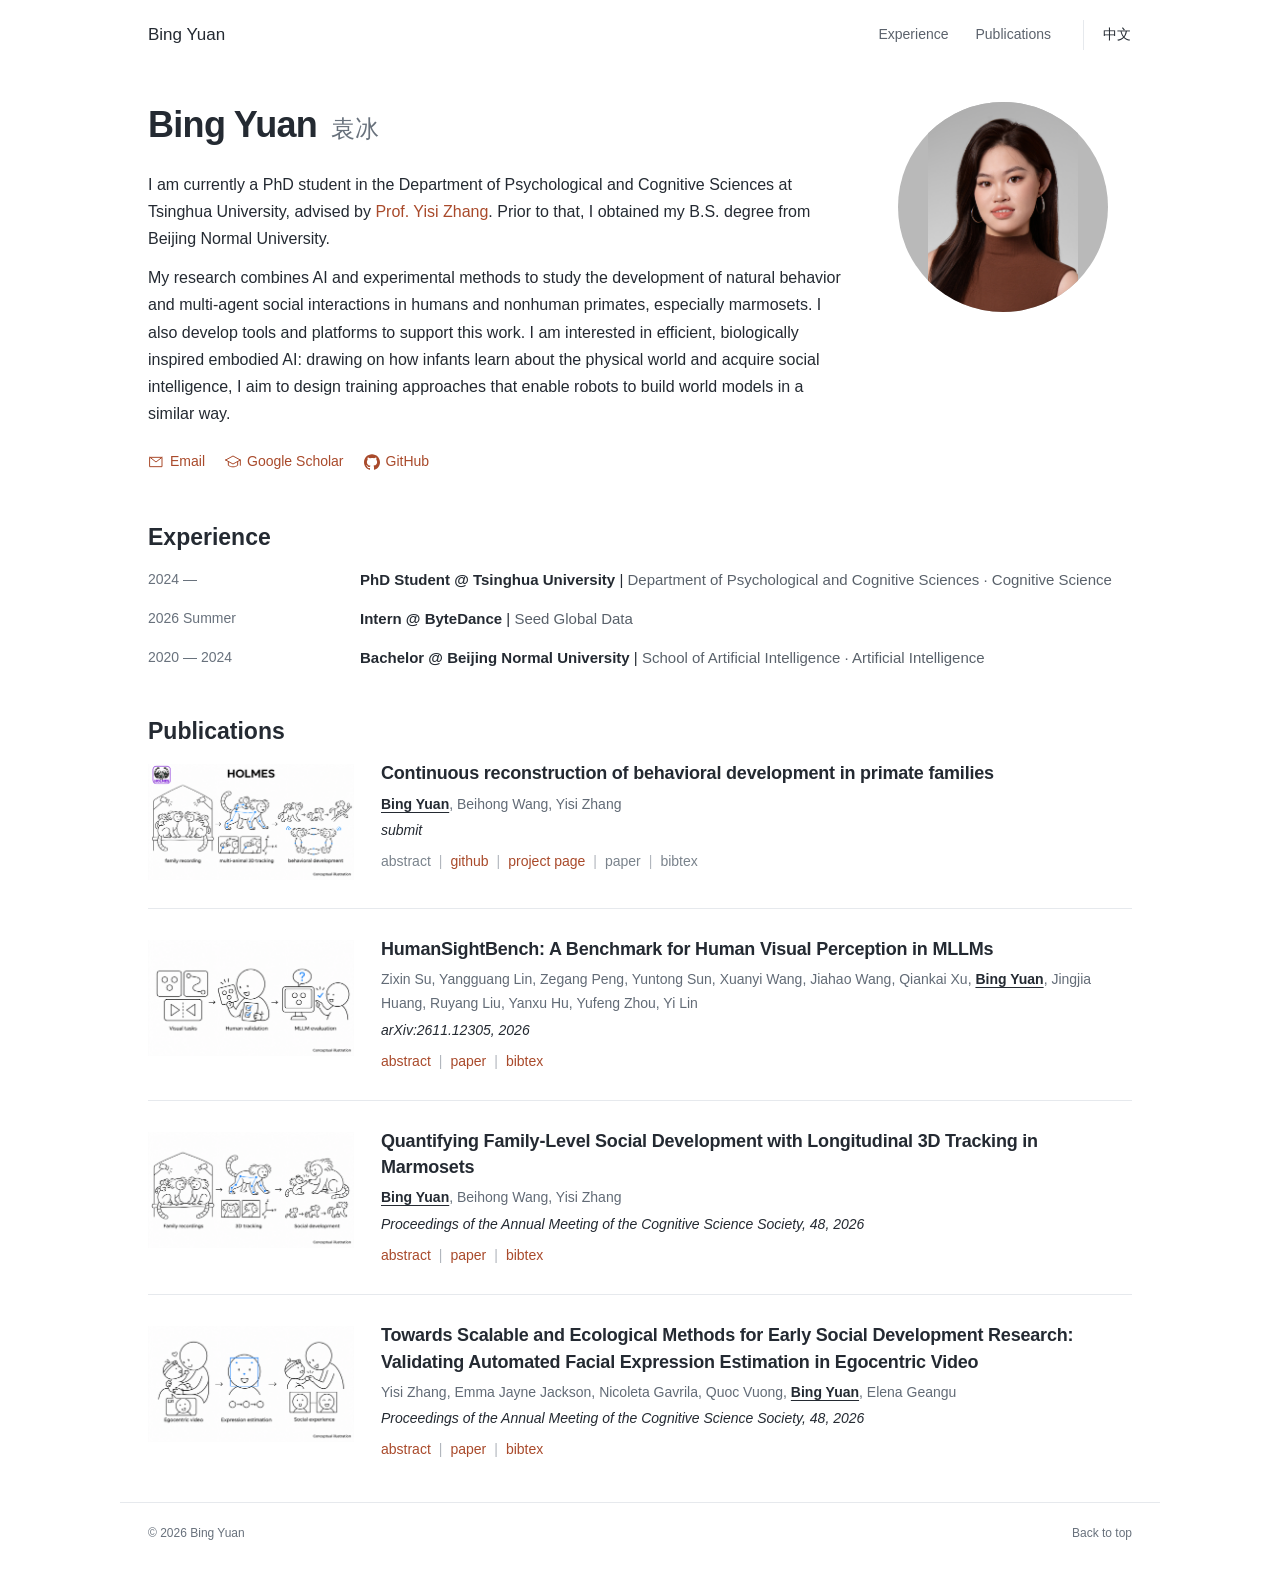
<file: index.html>
<!doctype html>
<html lang="en">
<head>
  <meta charset="utf-8">
  <meta name="viewport" content="width=device-width,initial-scale=1">
  <meta name="description" content="Personal academic homepage — research, publications, and projects.">
  <meta name="theme-color" content="#ffffff">
  <title>Bing Yuan · Personal Homepage</title>
  <link rel="icon" href="assets/favicon.svg" type="image/svg+xml">
  <link rel="stylesheet" href="style.css">
  <script src="profile.js" defer></script>
  <script src="app.js" defer></script>
</head>
<body>
  <a class="skip" href="#main">Skip to content</a>
  <header class="site-header"><div class="nav-wrap">
    <a class="wordmark" href="#about" aria-label="Home"><span class="monogram">Bing Yuan</span></a>
    <nav aria-label="Main navigation">
      <a href="#more" data-i18n="experience">Experience</a><a href="#publications" data-i18n="publications">Publications</a>
    </nav>
    <button id="language" class="language" type="button" aria-label="Switch to Chinese">中文</button>
  </div></header>
  <main id="main">
    <section id="about" class="intro" aria-labelledby="name">
      <div class="intro-copy">
        <h1 id="name">Bing Yuan <span>袁冰</span></h1>
        <div id="bio" class="bio"></div>
        <div id="socials" class="socials" aria-label="Profile links"></div>
      </div>
      <figure class="portrait"><img id="portrait" src="assets/photo.svg" alt="Portrait of Bing Yuan" width="250" height="250"></figure>
    </section>
    <section id="more" class="section" aria-labelledby="experience-title"><div class="section-heading"><h2 id="experience-title" data-i18n="experience">Experience</h2></div><div id="experience-list"></div></section>
    <section id="publications" class="section publications" aria-labelledby="pub-title">
      <div class="section-heading publication-heading"><h2 id="pub-title" data-i18n="publications">Publications</h2><div class="segmented" role="group" aria-label="Publication filter"><button type="button" data-filter="selected" aria-pressed="true" data-i18n="selected">Selected</button><button type="button" data-filter="all" aria-pressed="false" data-i18n="all">All</button></div></div>
      <div id="publication-list"></div>
    </section>
  </main>
  <footer><span id="copyright"></span><a href="#about" data-i18n="backToTop">Back to top</a></footer>
  <noscript><p class="noscript">Please enable JavaScript to display this profile. / 请启用 JavaScript 查看主页内容。</p></noscript>
</body>
</html>
</file>
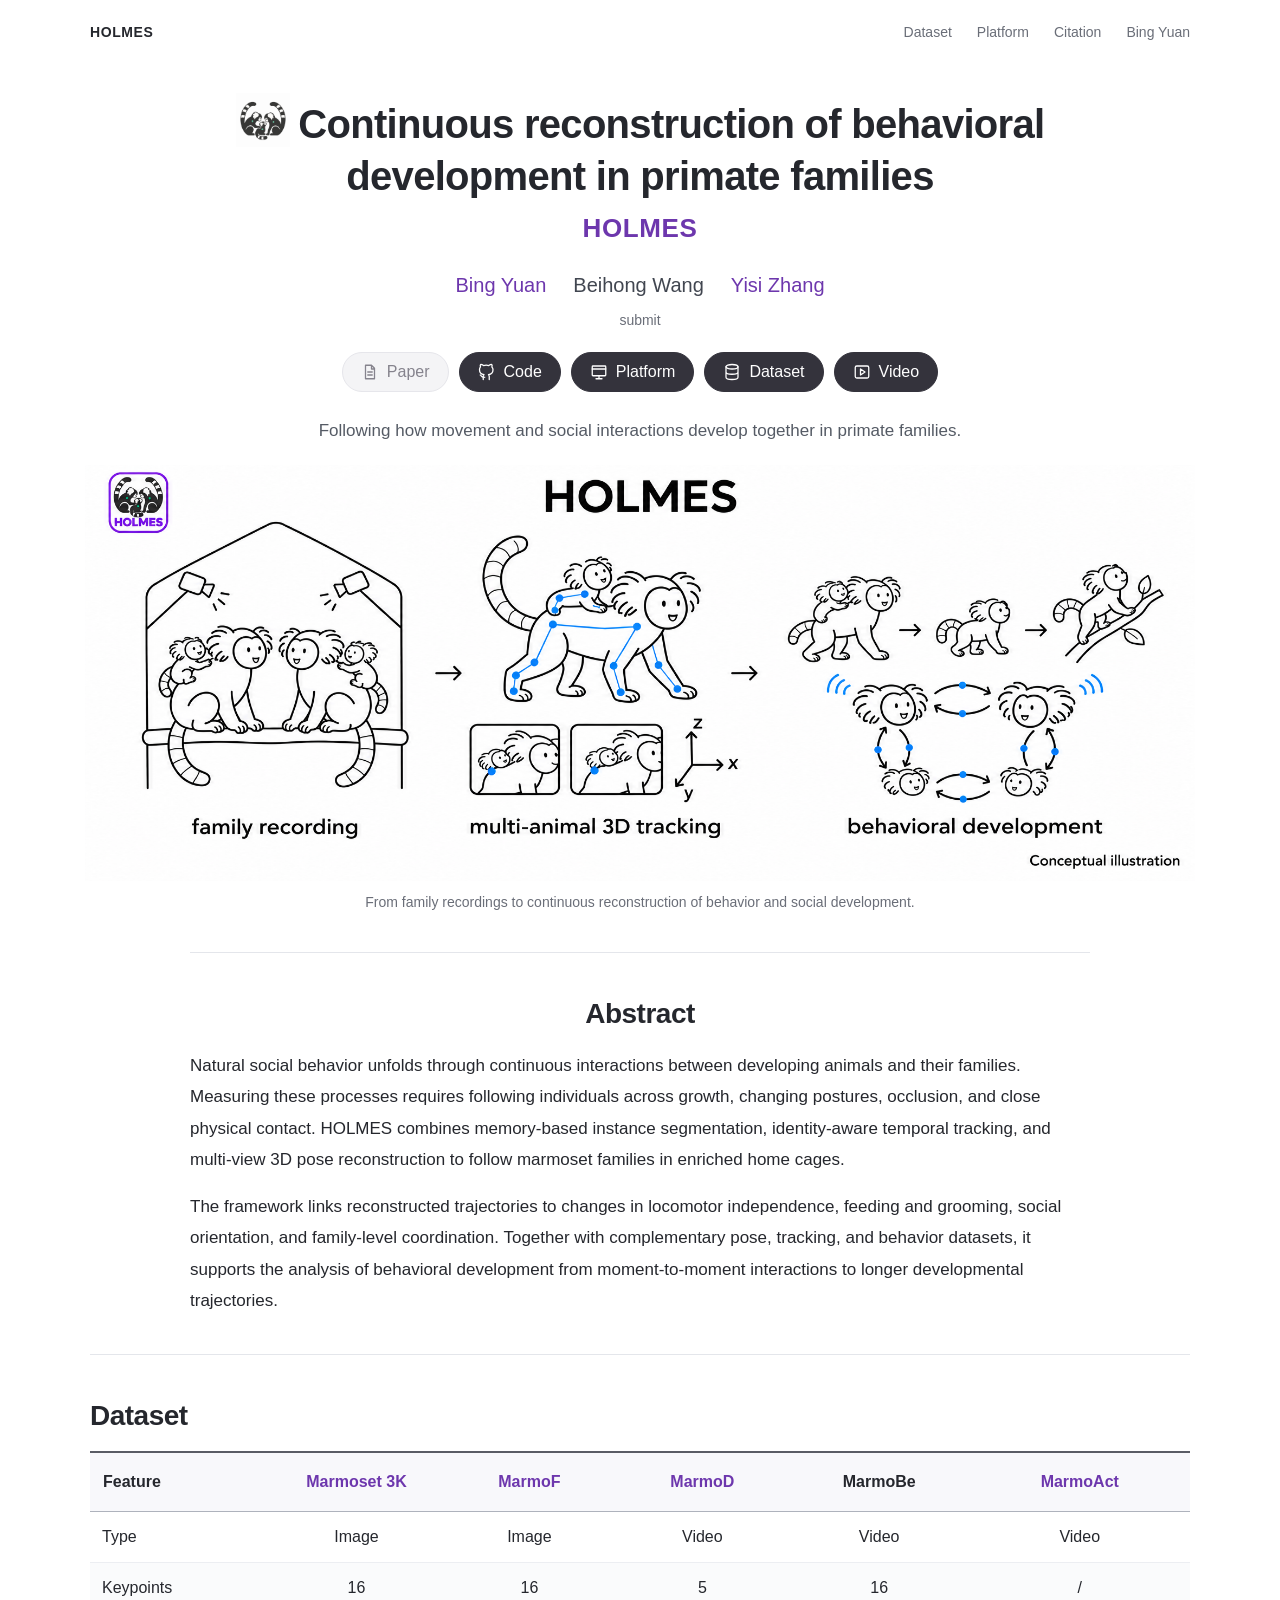
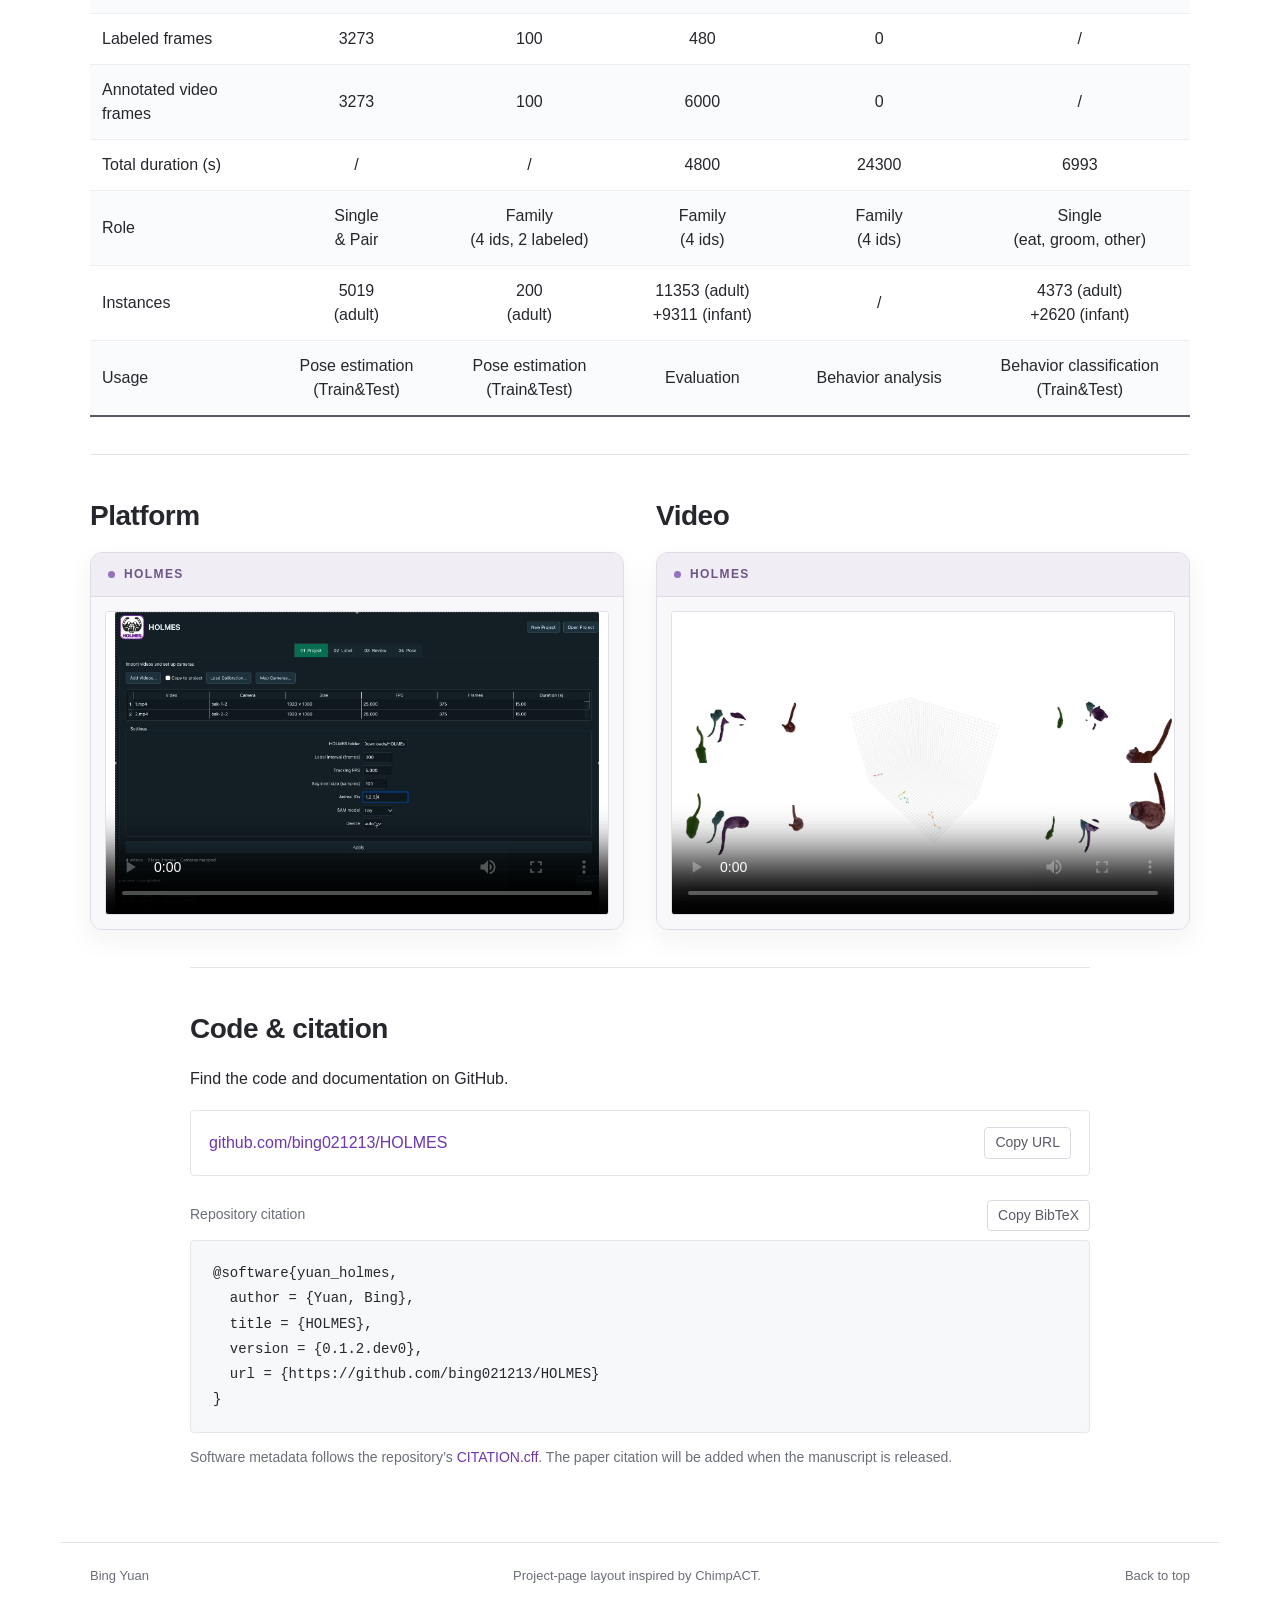
<file: HOLMES/index.html>
<!doctype html>
<html lang="en">
<head>
  <meta charset="utf-8">
  <meta name="viewport" content="width=device-width, initial-scale=1">
  <meta name="description" content="HOLMES: Continuous reconstruction of behavioral development in primate families. Multi-animal 3D tracking, a desktop platform, and marmoset datasets.">
  <meta name="theme-color" content="#ffffff">
  <meta property="og:title" content="HOLMES · Continuous reconstruction of behavioral development in primate families">
  <meta property="og:description" content="Continuous observation, multi-animal 3D tracking, and behavioral development in marmoset families.">
  <meta property="og:type" content="website">
  <meta property="og:url" content="https://bing021213.github.io/HOLMES/">
  <meta property="og:image" content="https://bing021213.github.io/HOLMES/assets/holmes-banner.png">
  <title>HOLMES · Behavioral development in primate families</title>
  <link rel="stylesheet" href="style.css?v=3b8d0b8a01">
  <script src="project.js?v=101adbe3fb" defer></script>
  <script src="app.js?v=c8d7c8ef2d" defer></script>
</head>
<body>
  <a class="skip-link" href="#main">Skip to content</a>
  <header class="site-nav">
    <a class="brand" href="#top">HOLMES</a>
    <nav aria-label="Page sections"><a href="#dataset">Dataset</a><a href="#platform">Platform</a><a href="#citation">Citation</a><a href="https://bing021213.github.io/">Bing Yuan</a></nav>
  </header>
  <main id="main">
    <section class="hero" id="top" aria-labelledby="project-title">
      <h1 id="project-title"><img class="title-icon" src="assets/holmes-icon.png" alt="" width="54" height="54">Continuous reconstruction of behavioral<br class="desktop-break"> development in primate families</h1>
      <h2 class="project-name">HOLMES</h2>
      <div class="authors"><a href="https://bing021213.github.io/">Bing Yuan</a><span>Beihong Wang</span><a href="https://www.pcs.tsinghua.edu.cn/info/1009/1356.htm" target="_blank" rel="noopener noreferrer">Yisi Zhang</a></div>
      <p class="manuscript-status">submit</p>
      <div class="resources" aria-label="Project resources">
        <a class="resource disabled" data-resource="paper" aria-disabled="true" tabindex="-1" title="Coming soon"><svg viewBox="0 0 24 24" aria-hidden="true"><path d="M6 3h8l4 4v14H6z M14 3v5h4 M9 12h6 M9 16h6"/></svg>Paper</a>
        <a class="resource" data-resource="code" href="https://github.com/bing021213/HOLMES" target="_blank" rel="noopener noreferrer"><svg class="github-icon" viewBox="0 0 24 24" aria-hidden="true"><path d="M9 19c-4 1-4-2-6-3m12 6v-4c0-1-.3-2-1-2.5 3-.4 6-1.5 6-6.5 0-1.5-.5-2.7-1.5-3.7.2-.6.7-2-.1-3.3 0 0-1.3-.4-4 1.4a13 13 0 0 0-7 0C4.7 1.6 3.4 2 3.4 2c-.8 1.3-.3 2.7-.1 3.3C2.5 6.3 2 7.5 2 9c0 5 3 6.1 6 6.5-.7.5-1 1.5-1 2.5v4"/></svg>Code</a>
        <a class="resource" data-resource="platform" href="#platform"><svg viewBox="0 0 24 24" aria-hidden="true"><rect x="3" y="4" width="18" height="13" rx="1"/><path d="M8 21h8 M12 17v4 M3 8h18"/></svg>Platform</a>
        <a class="resource" data-resource="dataset" href="#dataset"><svg viewBox="0 0 24 24" aria-hidden="true"><ellipse cx="12" cy="5" rx="8" ry="3"/><path d="M4 5v7c0 4 16 4 16 0V5 M4 12v7c0 4 16 4 16 0v-7"/></svg>Dataset</a>
        <a class="resource" data-resource="video" href="#video"><svg viewBox="0 0 24 24" aria-hidden="true"><rect x="3" y="4" width="18" height="16" rx="2"/><path d="m10 8 6 4-6 4z"/></svg>Video</a>
      </div>
      <p class="hero-summary">Following how movement and social interactions develop together in primate families.</p>
      <figure class="overview"><img src="assets/holmes-banner.png" alt="HOLMES conceptual overview: family recording, multi-animal 3D tracking, and behavioral development, with a directional family interaction network." width="2048" height="768" fetchpriority="high"><figcaption>From family recordings to continuous reconstruction of behavior and social development.</figcaption></figure>
    </section>

    <section class="section abstract" id="abstract" aria-labelledby="abstract-title">
      <h2 id="abstract-title">Abstract</h2>
      <p>Natural social behavior unfolds through continuous interactions between developing animals and their families. Measuring these processes requires following individuals across growth, changing postures, occlusion, and close physical contact. HOLMES combines memory-based instance segmentation, identity-aware temporal tracking, and multi-view 3D pose reconstruction to follow marmoset families in enriched home cages.</p>
      <p>The framework links reconstructed trajectories to changes in locomotor independence, feeding and grooming, social orientation, and family-level coordination. Together with complementary pose, tracking, and behavior datasets, it supports the analysis of behavioral development from moment-to-moment interactions to longer developmental trajectories.</p>
    </section>

    <section class="section dataset" id="dataset" aria-labelledby="dataset-title">
      <h2 id="dataset-title">Dataset</h2>
      <div class="table-scroll" role="region" aria-label="Marmoset dataset characteristics" tabindex="0">
        <table aria-label="Marmoset dataset characteristics">
          <thead><tr><th scope="col">Feature</th><th scope="col"><a href="https://doi.org/10.5281/zenodo.24305217" target="_blank" rel="noopener noreferrer">Marmoset 3K</a></th><th scope="col"><a href="https://doi.org/10.5281/zenodo.24305217" target="_blank" rel="noopener noreferrer">MarmoF</a></th><th scope="col"><a href="https://doi.org/10.5281/zenodo.24306092" target="_blank" rel="noopener noreferrer">MarmoD</a></th><th scope="col">MarmoBe</th><th scope="col"><a href="https://doi.org/10.5281/zenodo.24309452" target="_blank" rel="noopener noreferrer">MarmoAct</a></th></tr></thead>
          <tbody>
            <tr><th scope="row">Type</th><td>Image</td><td>Image</td><td>Video</td><td>Video</td><td>Video</td></tr>
            <tr><th scope="row">Keypoints</th><td>16</td><td>16</td><td>5</td><td>16</td><td>/</td></tr>
            <tr><th scope="row">Labeled frames</th><td>3273</td><td>100</td><td>480</td><td>0</td><td>/</td></tr>
            <tr><th scope="row">Annotated video frames</th><td>3273</td><td>100</td><td>6000</td><td>0</td><td>/</td></tr>
            <tr><th scope="row">Total duration (s)</th><td>/</td><td>/</td><td>4800</td><td>24300</td><td>6993</td></tr>
            <tr><th scope="row">Role</th><td>Single<br>&amp; Pair</td><td>Family<br>(4 ids, 2 labeled)</td><td>Family<br>(4 ids)</td><td>Family<br>(4 ids)</td><td>Single<br>(eat, groom, other)</td></tr>
            <tr><th scope="row">Instances</th><td>5019<br>(adult)</td><td>200<br>(adult)</td><td>11353 (adult)<br>+9311 (infant)</td><td>/</td><td>4373 (adult)<br>+2620 (infant)</td></tr>
            <tr><th scope="row">Usage</th><td>Pose estimation<br>(Train&amp;Test)</td><td>Pose estimation<br>(Train&amp;Test)</td><td>Evaluation</td><td>Behavior analysis</td><td>Behavior classification<br>(Train&amp;Test)</td></tr>
          </tbody>
        </table>
      </div>
    </section>

    <div class="demonstrations section">
      <section id="platform" class="platform" aria-labelledby="platform-title">
        <h2 id="platform-title">Platform</h2>
        <div class="video-frame">
          <div class="video-frame-bar"><span class="video-frame-mark" aria-hidden="true"></span><span>HOLMES</span></div>
          <div class="video-frame-screen">
            <video id="platform-video" controls playsinline preload="metadata" poster="assets/platform-poster.jpg" width="1730" height="1080" aria-label="HOLMES platform demonstration"><source src="assets/platform.mp4" type="video/mp4">Your browser cannot play this video. <a href="assets/platform.mp4">Download the platform demonstration.</a></video>
          </div>
        </div>
      </section>
      <section id="video" class="video-section" aria-labelledby="video-title">
        <h2 id="video-title">Video</h2>
        <div class="video-frame">
          <div class="video-frame-bar"><span class="video-frame-mark" aria-hidden="true"></span><span>HOLMES</span></div>
          <div class="video-frame-screen">
            <video id="research-video" controls playsinline preload="metadata" poster="assets/research-poster.jpg?v=e523d4c17f" width="2880" height="1080" aria-label="HOLMES research video"><source src="assets/research-video.mp4?v=5a5cb3d29f" type="video/mp4">Your browser cannot play this video. <a href="assets/research-video.mp4?v=5a5cb3d29f">Download the research video.</a></video>
          </div>
        </div>
      </section>
    </div>

    <section class="section citation" id="citation" aria-labelledby="citation-title">
      <h2 id="citation-title">Code &amp; citation</h2>
      <p>Find the code and documentation on GitHub.</p>
      <div class="repository-line"><a id="repository-url" href="https://github.com/bing021213/HOLMES" target="_blank" rel="noopener noreferrer">github.com/bing021213/HOLMES</a><button type="button" class="copy-button" data-copy="repository" aria-label="Copy HOLMES GitHub URL">Copy URL</button></div>
      <div class="citation-heading"><span>Repository citation</span><button type="button" class="copy-button" data-copy="citation">Copy BibTeX</button></div>
      <pre id="software-citation">@software{yuan_holmes,
  author = {Yuan, Bing},
  title = {HOLMES},
  version = {0.1.2.dev0},
  url = {https://github.com/bing021213/HOLMES}
}</pre>
      <p class="citation-note">Software metadata follows the repository’s <a href="https://github.com/bing021213/HOLMES/blob/main/CITATION.cff" target="_blank" rel="noopener noreferrer">CITATION.cff</a>. The paper citation will be added when the manuscript is released.</p>
      <p id="copy-status" class="copy-status" role="status" aria-live="polite"></p>
    </section>
  </main>
  <footer><a href="https://bing021213.github.io/">Bing Yuan</a><span>Project-page layout inspired by <a href="https://shirleymaxx.github.io/ChimpACT/" target="_blank" rel="noopener noreferrer">ChimpACT</a>.</span><a href="#top">Back to top</a></footer>
</body>
</html>
</file>
<file: style.css>
:root{--ink:#242a32;--muted:#68717c;--accent:#a94a2b;--line:#e6e9ed;--wash:#f6f8fa;--serif:Georgia,"Noto Serif SC","Songti SC",serif;--sans:-apple-system,BlinkMacSystemFont,"Segoe UI","PingFang SC","Microsoft YaHei",sans-serif}
*{box-sizing:border-box}html{scroll-behavior:smooth;scroll-padding-top:100px}body{margin:0;background:#fff;color:var(--ink);font:16px/1.7 var(--sans);-webkit-font-smoothing:antialiased}a{color:var(--accent);text-decoration:none}a:hover{text-decoration:underline;text-underline-offset:4px}button{font:inherit;cursor:pointer}button:focus-visible,a:focus-visible,summary:focus-visible{outline:2px solid var(--accent);outline-offset:5px}button:disabled{cursor:default}img{max-width:100%;display:block}.site-header{border-bottom:1px solid var(--line);background:rgba(255,255,255,.97);position:sticky;top:0;z-index:10}.nav-wrap{max-width:1040px;padding:18px 28px;margin:auto;display:flex;align-items:center;gap:32px}.wordmark{color:var(--ink);margin-right:auto}.wordmark:hover{text-decoration:none}.monogram{font:700 27px var(--serif);letter-spacing:-1.5px}.monogram span{color:var(--accent)}nav{display:flex;gap:27px}nav a{color:#5b626c;font-size:14px}nav a:hover{color:var(--accent)}.language{padding:3px 0 3px 17px;border:0;border-left:1px solid var(--line);background:none;color:var(--ink);font-size:14px;min-width:49px}main,footer{max-width:1040px;margin:auto;padding:0 28px}.intro{padding:73px 0 55px;display:grid;grid-template-columns:minmax(0,1fr) 234px;gap:70px;align-items:start}.eyebrow{font-size:12px;font-weight:650;letter-spacing:1.5px;text-transform:uppercase;color:var(--accent);margin:0 0 14px}h1{font:500 48px/1.2 var(--serif);letter-spacing:-1.5px;margin:0 0 16px}h1 span{display:inline-block;font:400 24px var(--sans);color:var(--muted);letter-spacing:1px;margin-left:14px}.hello{font:italic 20px/1.5 var(--serif);color:#626b75;margin:0 0 20px}.bio p{margin:0 0 12px}.socials{display:flex;gap:9px 20px;flex-wrap:wrap;margin-top:23px;align-items:center;font-size:14px}.socials a{display:flex;align-items:center;gap:6px}.socials .unfilled{color:var(--muted)}.socials svg{height:16px;width:16px;fill:none;stroke:currentColor;stroke-width:1.5}.portrait{margin:0;position:relative;padding:12px 12px 0 0}.portrait:before{content:"";position:absolute;inset:0 0 26px 13px;border:1px solid #dfd5ce;z-index:-1}.portrait img{width:222px;aspect-ratio:250/286;object-fit:cover;background:var(--wash);border-radius:2px}.portrait figcaption{font-size:11px;letter-spacing:1.8px;color:#7b7773;text-align:center;margin-top:14px}.section{border-top:1px solid var(--line);padding:30px 0 34px}.section-heading{display:flex;align-items:baseline;justify-content:space-between;gap:20px;margin:0 0 17px}h2{font:500 29px/1.3 var(--serif);letter-spacing:-.6px;margin:0}.section-note{font-size:13px;color:var(--muted)}.research p{max-width:850px;margin:0 0 18px}.interests{display:flex;flex-wrap:wrap;gap:10px}.interest{background:var(--wash);border:1px solid var(--line);padding:4px 12px;border-radius:4px;font-size:14px;color:#525f6b}.interest:before{content:"";display:inline-block;width:5px;height:5px;background:var(--accent);margin-right:9px;vertical-align:middle}.news-row{display:grid;grid-template-columns:106px 1fr;gap:22px;padding:5px 0}.news-date{font:14px/1.9 var(--sans);color:var(--muted);font-variant-numeric:tabular-nums}.news-row p{margin:0}.text-button{border:0;background:none;padding:0;color:var(--accent);font-size:14px}.muted{color:var(--muted)}.section-description{font-size:14px;margin:-5px 0 26px}.segmented{display:flex;gap:4px}.segmented button{font-size:14px;padding:3px 11px;border:1px solid transparent;background:transparent;color:var(--muted);border-radius:4px}.segmented button[aria-pressed=true]{background:#f8eee9;color:var(--accent);border-color:#ead6cc}.publication{display:grid;grid-template-columns:206px 1fr;gap:27px;padding:0 0 28px;margin:0 0 27px;border-bottom:1px solid var(--line)}.publication:last-child{border-bottom:0;padding-bottom:0;margin-bottom:0}.pub-image{width:206px;aspect-ratio:1.45;object-fit:cover;border:1px solid var(--line);border-radius:4px;background:var(--wash);margin-top:5px}.pub-title{font-size:18px;line-height:1.45;font-weight:650;letter-spacing:-.2px;margin:0 0 6px}.pub-title a{color:var(--ink)}.authors{font-size:14px;color:#626b76;margin:0 0 3px}.authors strong{color:var(--ink);font-weight:600;text-decoration:underline;text-underline-offset:3px}.venue{font-size:14px;font-style:italic;margin:0 0 7px}.sample{font-style:normal;font-size:12px;color:#757d87;background:var(--wash);padding:2px 6px;border:1px solid var(--line);border-radius:3px;margin-left:8px;white-space:nowrap}.pub-summary{font-size:14px;line-height:1.65;color:var(--muted);margin:0 0 8px}.pub-actions{display:flex;gap:13px;flex-wrap:wrap;font-size:14px;align-items:baseline}.pub-details{margin-top:7px;font-size:14px}.pub-details summary{cursor:pointer;display:inline-block;color:var(--accent);list-style:none}.pub-details summary::-webkit-details-marker{display:none}.pub-details[open] summary{text-decoration:underline;text-underline-offset:4px}.pub-details p{color:#626b76;background:var(--wash);padding:14px 16px;margin:10px 0 0;border-left:2px solid #d7b1a0}.pub-details pre{white-space:pre-wrap;overflow-wrap:anywhere;background:var(--wash);padding:14px;font-size:13px;line-height:1.6}.copy-button{border:1px solid var(--line);background:#fff;border-radius:3px;color:var(--accent);font-size:13px;padding:3px 9px}.project-list{display:grid;grid-template-columns:1fr 1fr;gap:34px}.project+.project{border-left:1px solid var(--line);padding-left:34px}.project-type{font-size:12px;letter-spacing:1px;text-transform:uppercase;color:var(--muted);margin:0 0 7px}.project h3{font-size:17px;margin:0 0 6px}.project p:last-child{color:var(--muted);font-size:14px;margin:0}.experience-row{display:grid;grid-template-columns:206px 1fr;gap:27px;margin:0 0 18px}.experience-row:last-child{margin-bottom:0}.experience-row time{font-size:14px;color:var(--muted);padding-top:2px}.experience-row h3{font-size:16px;font-weight:600;margin:0}.experience-row p{font-size:14px;color:var(--muted);margin:1px 0 0}.contact{border-top:1px solid var(--line);padding:34px 0 42px;display:flex;align-items:center;justify-content:space-between;gap:30px}.contact .eyebrow{margin-bottom:9px}.contact h2{font-size:30px}.contact p:last-child{font-size:14px;color:var(--muted);margin:9px 0 0}.contact-link{font-size:14px;border-bottom:1px solid #d5a18b;white-space:nowrap}.contact-link[hidden]{display:none}footer{border-top:1px solid var(--line);display:flex;justify-content:space-between;padding-top:20px;padding-bottom:28px;font-size:12px;color:var(--muted)}footer a{color:var(--muted)}.skip{position:fixed;top:-100px;left:12px;background:#fff;border:1px solid var(--accent);padding:8px;z-index:100}.skip:focus{top:8px}.noscript{text-align:center;padding:30px}.empty{font-size:14px;color:var(--muted)}
@media(min-width:1300px){.intro{padding-top:84px}}
@media(max-width:740px){.nav-wrap{padding:15px 22px;gap:18px}nav{gap:16px}nav a{font-size:13px}main,footer{padding-left:22px;padding-right:22px}.intro{gap:30px;padding:43px 0 34px;grid-template-columns:minmax(0,1fr) 160px}h1{font-size:39px}h1 span{font-size:21px;margin:9px 0 0;display:block}.portrait{padding-top:7px}.portrait img{width:100%}.portrait figcaption{font-size:10px;letter-spacing:1px}.hello{font-size:19px}.publication{grid-template-columns:170px 1fr;gap:20px}.pub-image{width:170px}.experience-row{grid-template-columns:170px 1fr;gap:20px}.section-note{display:none}}
@media(max-width:520px){.nav-wrap{gap:12px;padding-left:20px;padding-right:20px}nav{gap:13px}nav a:nth-child(2),nav a:nth-child(4){display:none}.language{padding-left:12px}.intro{display:grid;grid-template-columns:1fr;gap:28px;padding-top:35px}.intro-copy{order:1}.portrait{width:122px;justify-self:start;display:block}.portrait figcaption{font-size:10px}.intro-copy{order:0}.eyebrow{font-size:11px;letter-spacing:1px}h1{font-size:40px}h1 span{display:inline-block;margin-left:12px;font-size:20px}.bio{font-size:16px}.section{padding:26px 0 29px}h2{font-size:27px}.publication{grid-template-columns:1fr;gap:15px}.pub-image{width:100%;aspect-ratio:2;object-fit:cover}.pub-title{font-size:18px}.project-list{grid-template-columns:1fr;gap:23px}.project+.project{border-left:0;border-top:1px solid var(--line);padding:21px 0 0}.experience-row{grid-template-columns:1fr;gap:2px}.news-row{grid-template-columns:65px 1fr;gap:12px}.section-heading{gap:10px}.segmented button{padding:3px 8px}.contact{display:block}.contact-link{display:inline-block;margin-top:17px}footer{font-size:12px;gap:15px}.contact h2{font-size:28px}}
@media(prefers-reduced-motion:reduce){html{scroll-behavior:auto}}

/* Plain academic layout. */
[hidden]{display:none!important}
.site-header{position:static;background:#fff;border-bottom:0}
.nav-wrap{padding-top:20px;padding-bottom:12px}
.monogram{font:500 17px var(--sans);letter-spacing:0}
.intro{padding-top:40px;padding-bottom:28px;gap:48px}
h1{font:600 36px/1.3 var(--sans);letter-spacing:-.7px;margin-bottom:22px}
h1 span{font-size:24px;letter-spacing:0}
.portrait{padding:0}.portrait:before{display:none}
.portrait{width:210px;max-width:100%;aspect-ratio:1;border-radius:50%;overflow:hidden;background:#b9b9b9}
.portrait img{width:100%;height:auto;aspect-ratio:1 / 1;border-radius:0;object-fit:contain;object-position:50% 50%;background:transparent}
.section{border-top:0;padding:19px 0 25px}
h2{font:600 23px/1.4 var(--sans);letter-spacing:0}
.section-heading{margin-bottom:13px}
.experience-row{grid-template-columns:190px 1fr;gap:22px;margin-bottom:12px;font-size:15px;line-height:1.8}
.experience-role{font-weight:700}.experience-detail{color:#59616a}
footer{margin-top:16px}
@media(min-width:1300px){.intro{padding-top:46px}}
@media(max-width:740px){.intro{grid-template-columns:minmax(0,1fr) 155px;gap:28px}.experience-row{grid-template-columns:160px 1fr;gap:18px}.portrait img{width:100%}}
@media(max-width:600px){nav{display:none}.intro{padding-top:28px;grid-template-columns:1fr;gap:20px}.portrait{width:110px}h1{font-size:32px}h1 span{font-size:22px}.experience-row{grid-template-columns:1fr;gap:0;margin-bottom:16px}.experience-row .news-date{font-size:14px}.section{padding:18px 0}h2{font-size:21px}}

.socials svg{flex-shrink:0}
.socials .icon-github{fill:currentColor;stroke:none}
.socials .icon-email{fill:none;stroke:currentColor;stroke-linecap:round;stroke-linejoin:round}
.socials a{overflow-wrap:anywhere}

.socials .icon-scholar{fill:none;stroke:currentColor;stroke-linecap:round;stroke-linejoin:round}

.publication.no-image{grid-template-columns:1fr}

/* Paper list: figure, title, authors, venue, and inline links. */
.pub-body{min-width:0}
.pub-figure{width:206px;aspect-ratio:1.45;margin-top:4px;overflow:hidden}
.pub-figure-empty{border:1px solid var(--line);background:#fafbfc}
.pub-figure .pub-image{width:100%;height:100%;margin:0}
.pub-actions{gap:8px;line-height:1.6}
.pub-actions .pub-toggle{font-size:14px;line-height:inherit}
.action-divider{color:#b1b6bd}
.pub-toggle[aria-expanded=true]{text-decoration:underline;text-underline-offset:3px}
.pub-expanded{margin-top:14px;padding:12px 15px;border-left:2px solid #d5dce2;background:var(--wash);font-size:14px;line-height:1.7}
.pub-expanded p{margin:0}
.pub-expanded .abstract-note{font-size:12px;color:var(--muted);margin-bottom:5px}
.pub-expanded pre{white-space:pre-wrap;overflow-wrap:anywhere;font-size:13px;line-height:1.6;margin:0 0 12px}
@media(max-width:740px){.pub-figure{width:170px}}
@media(max-width:520px){.pub-figure{width:100%;aspect-ratio:2}}

.pub-figure.has-image{aspect-ratio:auto;overflow:visible}
.pub-figure.has-image .pub-image{width:100%;height:auto;aspect-ratio:auto;object-fit:contain;border:0;border-radius:0}

.pub-action-placeholder{color:#7a838c;cursor:default}
</file>
<file: HOLMES/style.css>
:root{--text:#25272d;--muted:#6a6e78;--line:#e4e6eb;--accent:#6d37ad;--soft:#f7f8fa;--font:-apple-system,BlinkMacSystemFont,"Segoe UI",Arial,sans-serif}
*{box-sizing:border-box}html{scroll-behavior:smooth;scroll-padding-top:32px}body{margin:0;background:#fff;color:var(--text);font:16px/1.7 var(--font);-webkit-font-smoothing:antialiased}a{color:var(--accent);text-decoration:none}a:hover{text-decoration:underline;text-underline-offset:4px}button{font:inherit;cursor:pointer}a:focus-visible,button:focus-visible,[tabindex]:focus-visible{outline:2px solid var(--accent);outline-offset:5px}[hidden]{display:none!important}img,video{max-width:100%;display:block}svg{flex-shrink:0}.site-nav{max-width:1160px;margin:auto;display:flex;align-items:center;justify-content:space-between;padding:21px 30px;color:var(--muted);font-size:14px}.brand{font-weight:700;letter-spacing:.6px;color:var(--text)}.site-nav nav{display:flex;gap:25px}.site-nav nav a{color:var(--muted)}main{max-width:1160px;padding:0 30px;margin:auto}.hero{text-align:center;padding:27px 0 0}.hero h1{font-size:40px;line-height:1.3;letter-spacing:-.7px;font-weight:600;max-width:1040px;margin:0 auto;text-wrap:balance}.title-icon{display:inline-block;width:1.35em;height:1.35em;object-fit:contain;vertical-align:-.23em;margin-right:.22em}.project-name{display:block;color:var(--accent);font-size:26px;line-height:1.25;letter-spacing:.6px;font-weight:600;margin:10px auto 0}.authors{display:flex;justify-content:center;flex-wrap:wrap;gap:12px 27px;margin-top:24px;font-size:20px}.authors span{color:#414650}.manuscript-status{color:var(--muted);font-size:14px;margin:7px 0 19px}.resources{display:flex;gap:10px;justify-content:center;flex-wrap:wrap}.resource{display:inline-flex;align-items:center;gap:8px;background:#34333c;border:1px solid #34333c;border-radius:22px;padding:8px 18px;color:#fff;font-size:16px;line-height:1.4}.resource svg{height:18px;width:18px;fill:none;stroke:currentColor;stroke-width:1.7;stroke-linecap:round;stroke-linejoin:round}.resource:hover{background:#4b4657;border-color:#4b4657;text-decoration:none}.resource.disabled{background:#f4f4f6;border-color:#e6e6eb;color:#85838d;cursor:default}.resource.disabled:hover{background:#f4f4f6}.hero-summary{font-size:17px;color:#555b65;margin:25px auto 19px;max-width:760px}.overview{margin:0 -5px}.overview img{width:100%;height:auto;object-fit:contain}.overview figcaption{font-size:14px;color:var(--muted);margin:10px 0 0}.section{padding:42px 0 0;margin-top:37px;border-top:1px solid var(--line)}h2{font-size:28px;line-height:1.35;font-weight:600;letter-spacing:-.5px;margin:0 0 17px}.abstract{max-width:900px;margin-left:auto;margin-right:auto}.abstract h2{text-align:center}.abstract p{font-size:17px;line-height:1.85;margin:0 0 15px}.section-intro{margin:0 0 24px;color:#575d67}.table-scroll{overflow:auto;overscroll-behavior-x:contain;border-top:2px solid #5a5c65;border-bottom:2px solid #5a5c65}table{border-collapse:collapse;width:100%;min-width:1020px;font-size:16px;line-height:1.5}caption{caption-side:bottom;text-align:left;font-size:14px;color:var(--muted);padding-top:12px;padding-bottom:10px}thead th{background:#f8f8fb;font-weight:600;border-bottom:1px solid #aeb2bc;padding:17px 13px}thead a{white-space:nowrap}th,td{text-align:center;padding:13px 12px;vertical-align:middle}tbody th{text-align:left;font-weight:500;width:180px}thead th:first-child{text-align:left}tbody tr+tr{border-top:1px solid #eceef2}tbody tr:nth-child(even){background:#fafbfc}td{min-width:143px}thead th:first-child,tbody th{position:sticky;left:0;background:#fff;z-index:1}thead th:first-child{background:#f8f8fb;z-index:2}tbody tr:nth-child(even) th{background:#fafbfc}.dataset-links{display:flex;flex-wrap:wrap;gap:10px 24px;align-items:center;margin-top:21px;font-size:16px}.dataset-links a{border-bottom:1px solid #d5c2e8;padding-bottom:2px}.pending{font-size:14px;color:var(--muted)}.table-note{font-size:14px;color:var(--muted);margin:13px 0 0}.scroll-note{display:none;font-size:14px;color:var(--muted);margin:0 0 10px}.demonstrations{display:grid;grid-template-columns:repeat(2,minmax(0,1fr));gap:32px;align-items:start}.demonstrations section{min-width:0;scroll-margin-top:35px}.demonstrations p{font-size:16px;color:#575d67;margin:0 0 20px}.platform video{width:100%;height:auto;background:#1e1e23;border:1px solid #dedfe5;border-radius:4px}.demonstrations .media-caption{font-size:14px;color:var(--muted);margin:12px 0 0}.media-caption a{white-space:nowrap}.video-frame{overflow:hidden;border:1px solid #e0dce7;border-radius:12px;background:#f8f7fa;box-shadow:0 10px 28px rgba(38,27,53,.06)}.video-frame-bar{display:flex;align-items:center;gap:9px;padding:11px 17px;background:#f0edf5;border-bottom:1px solid #e2dce9;color:#6d5489;font-size:12px;font-weight:600;letter-spacing:1.4px}.video-frame-mark{width:7px;height:7px;border-radius:50%;background:#9473bc}.video-frame-screen{position:relative;aspect-ratio:16/10;background:#f8f7fa}.video-frame video{position:absolute;inset:14px;width:calc(100% - 28px);height:calc(100% - 28px);object-fit:contain;background:#fff;border:1px solid #e3dfe9;border-radius:3px}.citation{max-width:900px;margin-left:auto;margin-right:auto}.citation>p{margin:0 0 18px}.repository-line{display:flex;align-items:center;justify-content:space-between;gap:20px;padding:16px 18px;border:1px solid var(--line);border-radius:4px;font-size:16px}.repository-line a{overflow-wrap:anywhere;min-width:0}.copy-button{white-space:nowrap;font-size:14px;line-height:1.4;padding:5px 10px;border:1px solid #d9dbe2;background:#fff;color:#5c5966;border-radius:4px}.copy-button:hover{border-color:var(--accent);color:var(--accent)}.citation-heading{display:flex;align-items:center;justify-content:space-between;font-size:14px;color:var(--muted);margin:24px 0 9px}pre{white-space:pre-wrap;overflow-wrap:anywhere;margin:0;background:var(--soft);border:1px solid var(--line);border-radius:4px;padding:20px 22px;font:14px/1.8 ui-monospace,SFMono-Regular,Consolas,monospace}.citation .citation-note{font-size:14px;color:var(--muted);margin:13px 0 0}.citation .copy-status{min-height:24px;font-size:14px;color:var(--accent);margin:6px 0 0}footer{max-width:1160px;margin:42px auto 0;padding:22px 30px 30px;border-top:1px solid var(--line);display:flex;justify-content:space-between;align-items:center;gap:20px;font-size:13px;color:var(--muted)}footer a{color:var(--muted)}.skip-link{position:fixed;left:15px;top:-120px;z-index:20;background:white;padding:10px;border:1px solid var(--accent)}.skip-link:focus{top:10px}
@media(max-width:1050px){.scroll-note{display:block}.hero h1{font-size:36px}.desktop-break{display:none}.demonstrations{gap:28px}.site-nav nav{gap:20px}}
@media(max-width:740px){.site-nav{padding:18px 22px}main{padding:0 22px}.hero{padding-top:24px}.project-name{font-size:24px}.hero h1{font-size:30px;letter-spacing:-.4px}.authors{font-size:18px;gap:10px 21px;margin-top:21px}.resources{gap:8px}.resource{padding:8px 14px;font-size:15px}.hero-summary{font-size:16px}.overview{margin:0}.overview figcaption{font-size:13px}.section{padding-top:30px;margin-top:30px}h2{font-size:26px}.abstract p{font-size:16px}.demonstrations{grid-template-columns:1fr;gap:32px}.video-frame{border-radius:9px}.video-frame video{inset:7px;width:calc(100% - 14px);height:calc(100% - 14px)}.video-frame-bar{padding:9px 12px}footer{padding:20px 22px 26px;flex-wrap:wrap;font-size:13px}.repository-line{padding:13px 14px;gap:12px}pre{padding:16px;font-size:13px}}
@media(max-width:420px){.site-nav nav a:first-child,.site-nav nav a:nth-child(3){display:none}.site-nav nav{gap:16px}.hero h1{font-size:27px}.project-name{font-size:22px}.authors{gap:8px 17px;font-size:17px}.resource{padding:8px 12px;font-size:14px}.resource svg{width:16px;height:16px}.hero-summary{font-size:15px}.repository-line{align-items:flex-start;flex-direction:column}.copy-button{font-size:14px}}
@media(prefers-reduced-motion:reduce){html{scroll-behavior:auto}}
</file>
